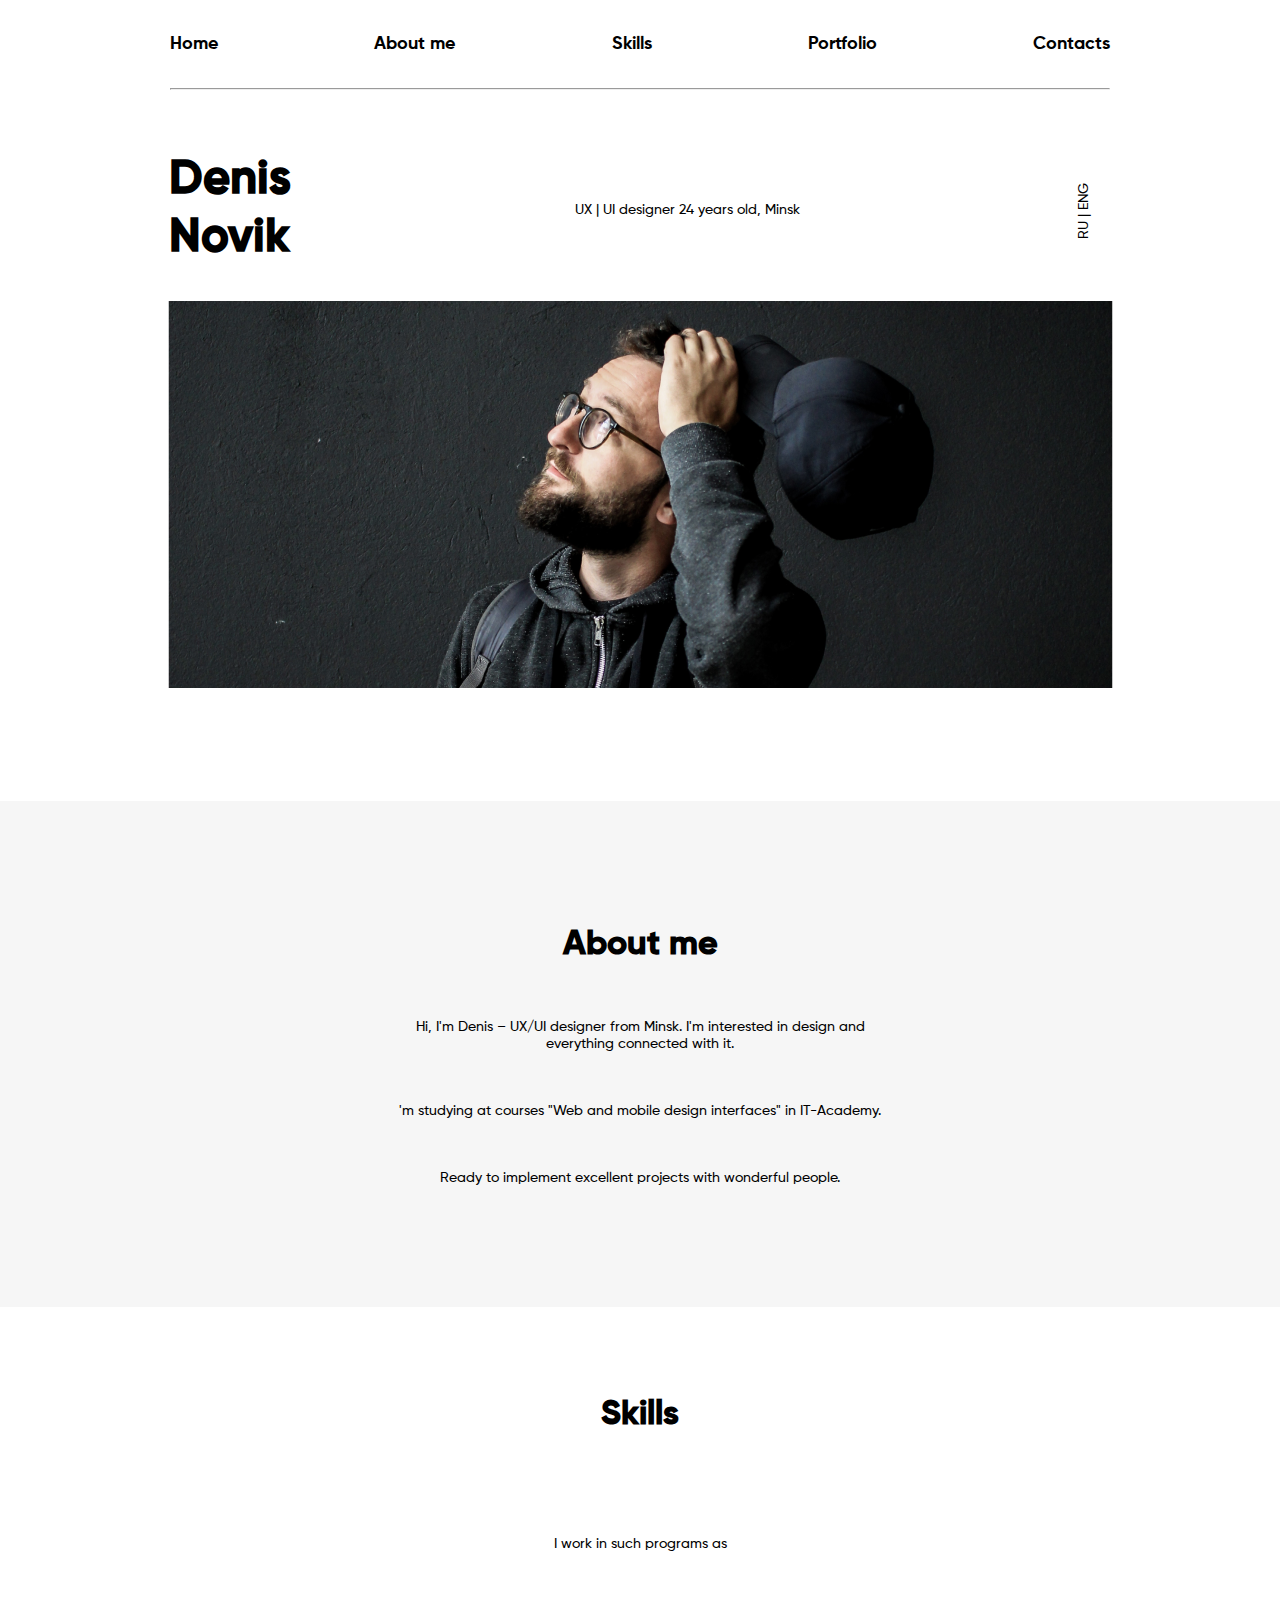
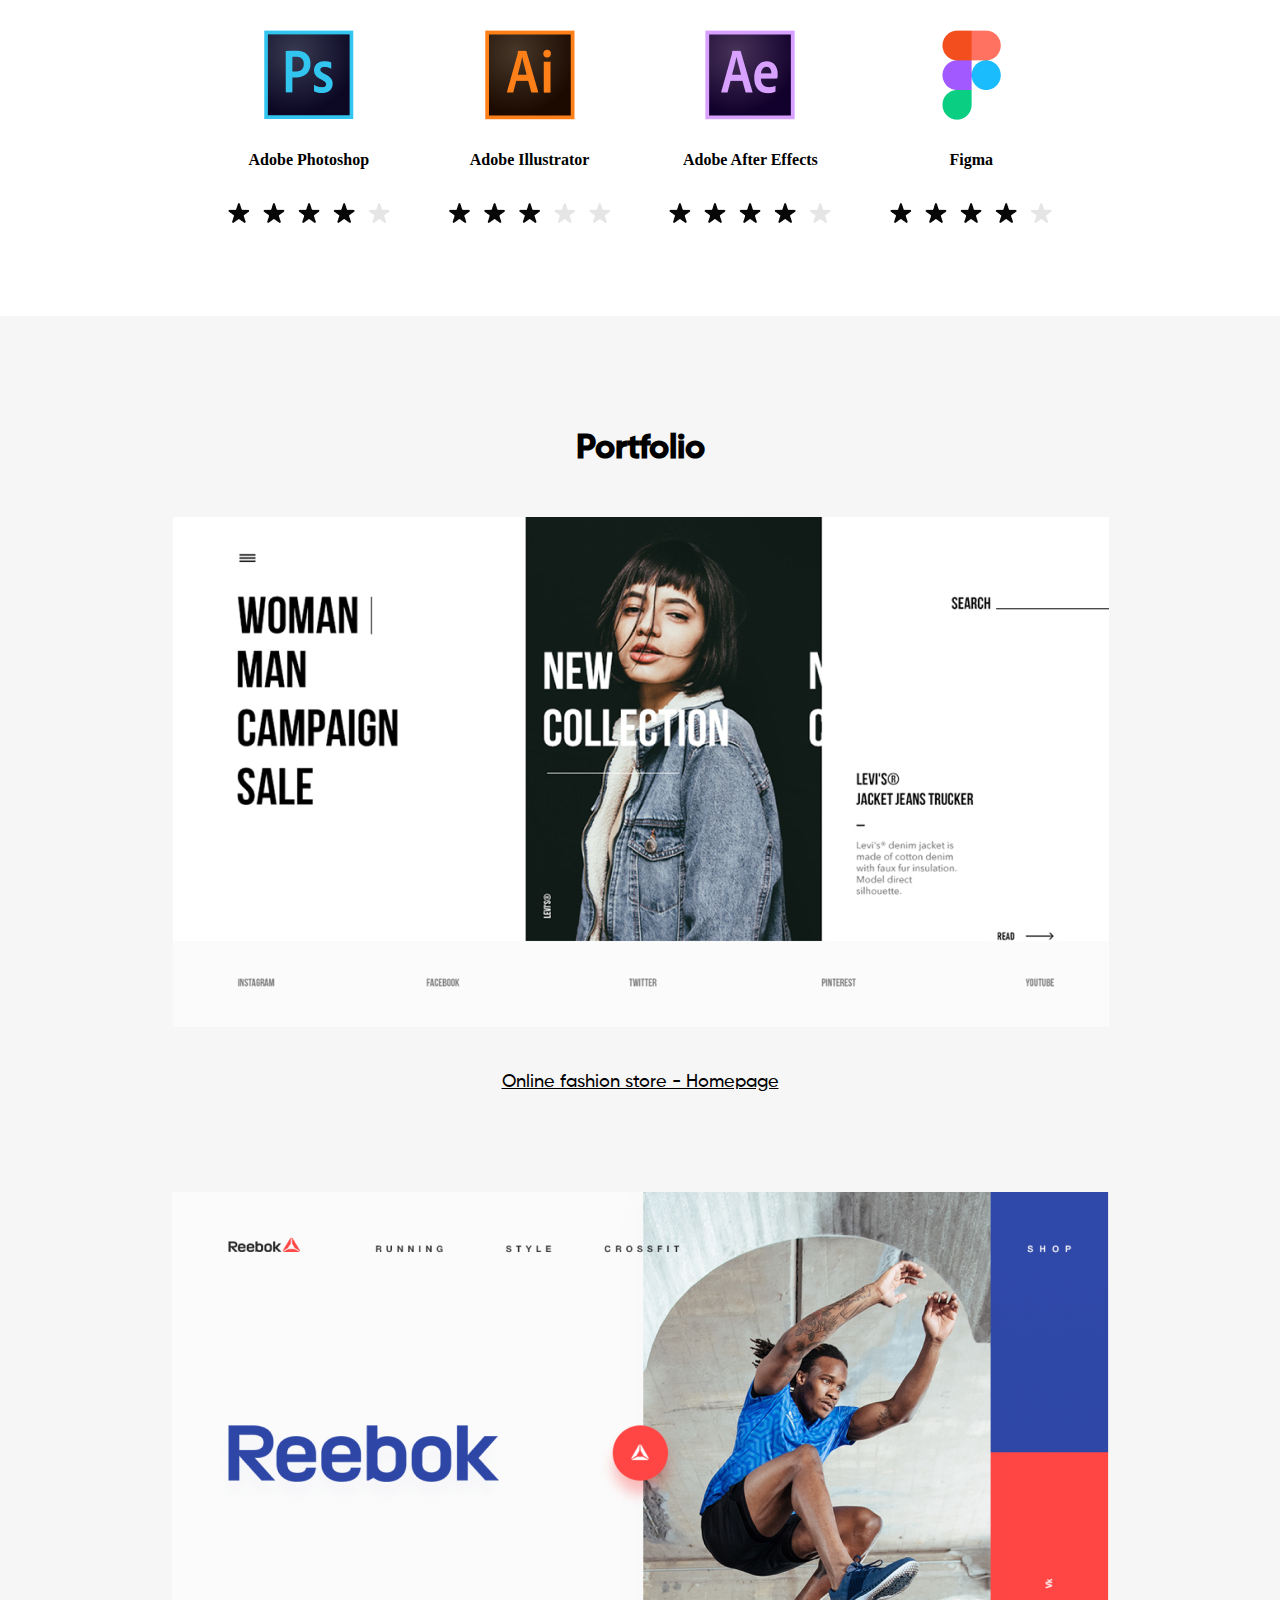
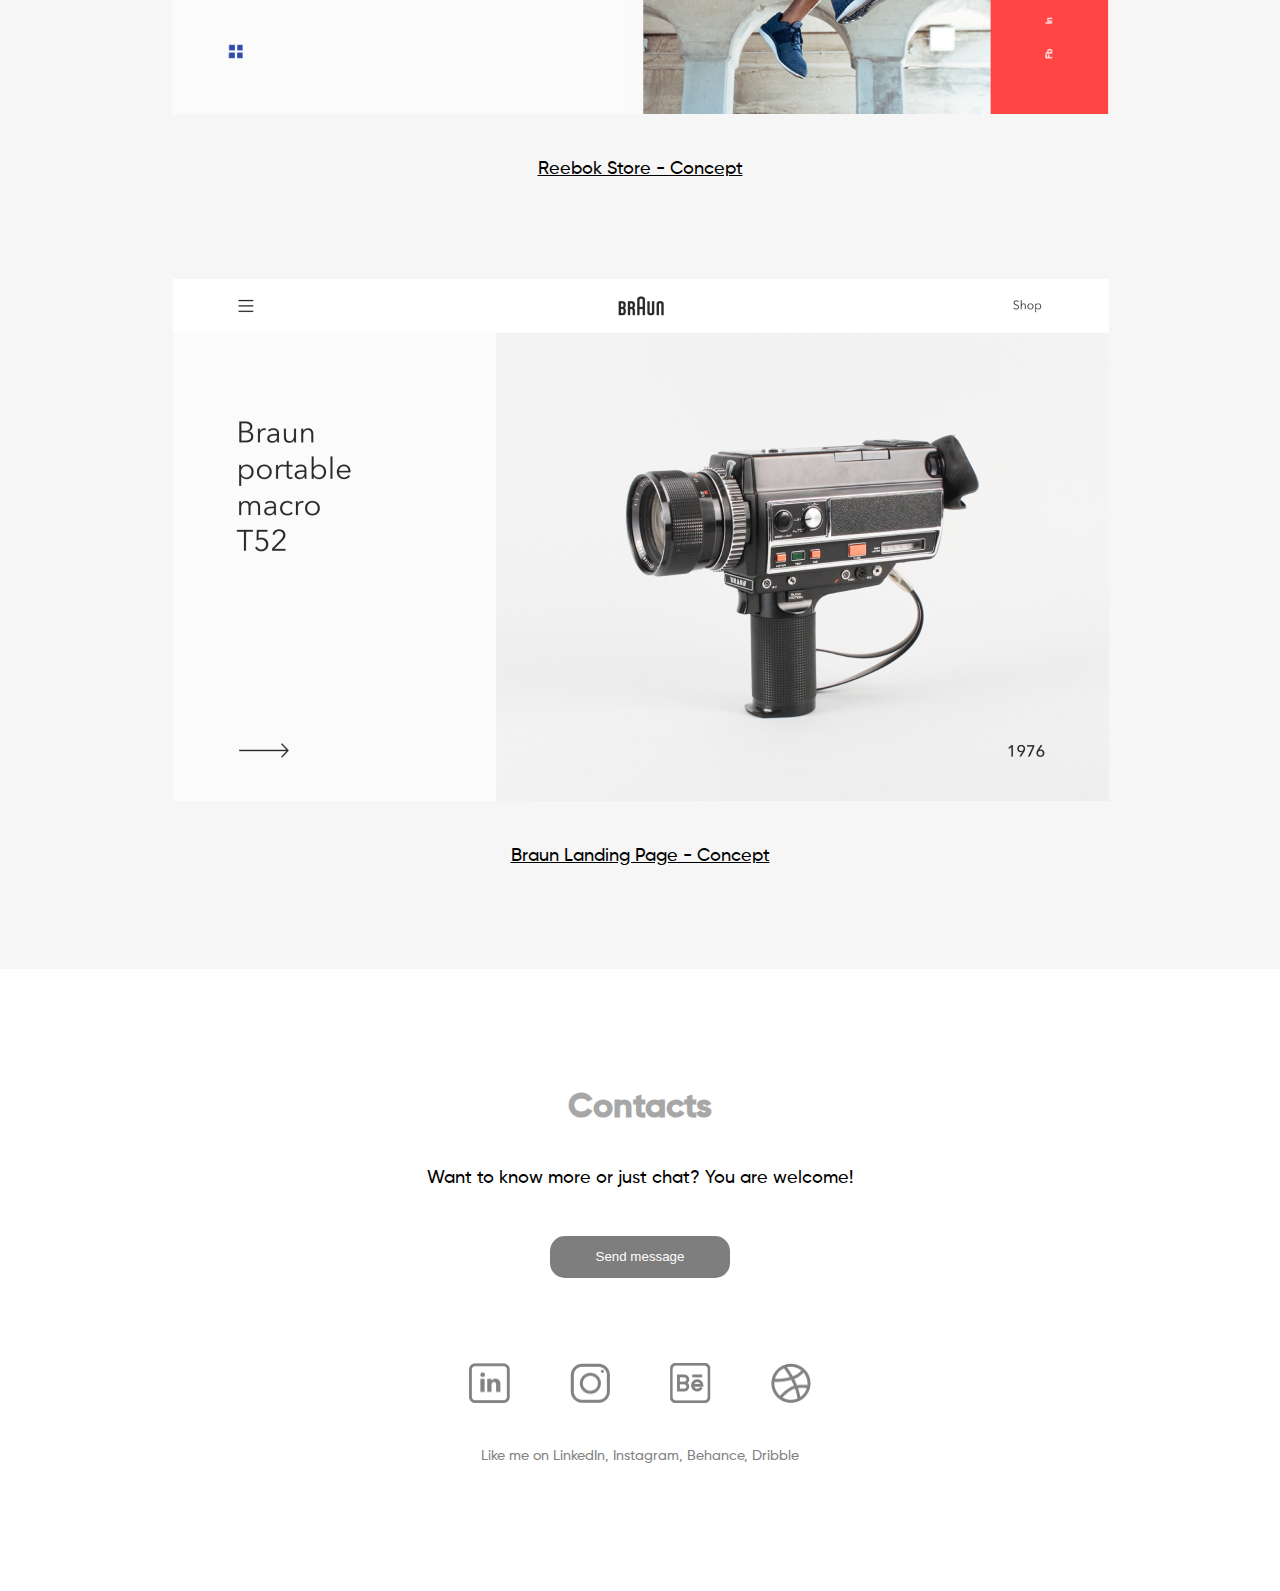
<file: index.html>
<!DOCTYPE html>
<html lang="en">
<head>
    <meta charset="UTF-8">
    <meta http-equiv="X-UA-Compatible" content="IE=edge">
    <meta name="viewport" content="width=device-width, initial-scale=1.0, shrink-to-fit=no">
    <link rel="preconnect" href="https://fonts.gstatic.com">
<link href="https://fonts.googleapis.com/css2?family=Dela+Gothic+One&display=swap" rel="stylesheet">
    <link rel="stylesheet" href="./css/style.css">
    <title>Denis Novik</title>
</head>
<body>
    <header class="header">
        <div class="container">
            <div class="nav">
                <ul class="menu">
                    <li>Home</li>
                    <li>About me</li>
                    <li>Skills</li>
                    <li>Portfolio</li>
                    <li>Contacts</li>
                </ul>
            
                <button class="menu-open">
					<img src="./assets/icons/menu2.svg" alt="Open menu">
				</button>
                <hr>
                
            </div>   
            <div class="banner">
                <div class="logo">
                    <h1>Denis Novik</h1>
                </div>
                <div class="banner__text">
                    <p>UX | UI designer 24 years old, Minsk</p>
                </div>
                <div class="banner__language">
                    <p>RU | ENG</p>
                </div>
            </div>
            <div class="image-width">
                <img src="./assets/img/banner.png" alt="banner-img">
            </div>
            <div class="image-height">
                <img src="./assets/img/Novik.png" alt="banner-alternate">
            </div>
        </div>
        
    </header>
    <div class="about">
        <div class="container">
            <h2>About me</h2>
            <div class="about__text">
                <p>Hi, I'm Denis – UX/UI designer from Minsk. I'm interested in design and everything connected with it.</p> <p>'m studying at courses "Web and mobile design interfaces" in IT-Academy. </p><p> Ready to implement excellent projects with wonderful people.</p>
            </div>
        </div>
        
        
    </div>
    <div class="skills">
        <div class="container">
            <div class="skills__content">
                <h2>Skills</h2>
                <p>I work in such programs as</p>
                <div class="content__skills">
                    <div class="skills__name">
                        <img id="photoshop" src="./assets/icons/Photoshop.png" alt="Photoshop">
                        <h4>Adobe Photoshop</h4>
                        <img src="./assets/icons/Star photoshop.png" alt="star-photoshop">
                    </div>
                    <div class="skills__name">
                        <img id="illustrator" src="./assets/icons/Illustrator.png" alt="Illustrator">
                        <h4>Adobe Illustrator</h4>
                        <img src="./assets/icons/Star illustrator.png" alt="star-illustrator">
                    </div>
                    <div  class="skills__name">
                        <img id="after effects" src="./assets/icons/After Effects.png" alt="After Effects">
                        <h4>Adobe After Effects</h4>
                        <img src="./assets/icons/Star after effects.png" alt="star-after effets">
                    </div>
                    <div class="skills__name">
                        <img id="figma" src="./assets/icons/Figma.png" alt="Figma">
                        <h4>Figma</h4>
                        <img src="./assets/icons/Star figma.png" alt="star-figma">
                    </div>
                </div>
            </div>
        </div>
       

    </div>
      <div class="portfolio">
          <div class="container">
            <div class="work">
                <h2>Portfolio</h2>
                <img src="./assets/img/fashion.png" alt="fashion">
                <p>Online fashion store - Homepage</p>
                <img src="./assets/img/reebok.png" alt="reebok">
                <p>Reebok Store - Concept</p>
                <img src="./assets/img/braun.png" alt="braun">
                <p>Braun Landing Page - Concept</p>
              </div>
          </div>
      </div>
      <div class="contacts">
          <div class="container">
              <div class="contacts__content">
                <h2>Contacts</h2>
                <p id="desc">Want to know more or just chat? You are welcome!</p>
                <button type="button">Send message</button>
                <div class="social">
                    <img src="./assets/icons/icon1.png" alt="icon1">
                    <img src="./assets/icons/icon2.png" alt="icon2">
                    <img src="./assets/icons/icon3.png" alt="icon3">
                    <img src="./assets/icons/icon4.png" alt="icon4">
                </div>
                <p id="social-desc">Like me on LinkedIn, Instagram, Behance, Dribble</p>
              </div>
           
          </div>
          
      </div>
    
    
    
</body>
</html>
</file>
<file: css/style.css>
body{
    /* width: 100%; */
    /* max-width: 943px; */
    margin: 0;
    padding: 0;
    /* overflow-x: hidden;    */
}
*{
    box-sizing: border-box;
}
@font-face {
    font-family: Gilroy-Bold;
    src: url('fonts/Gilroy-Bold.ttf');
}
@font-face {
    font-family: Gilroy-Medium;
    src: url('fonts/Gilroy-Medium.ttf');
}
@font-face {
    font-family: Gilroy-Regular;
    src: url('fonts/Gilroy-Regular.ttf');
}
@font-face {
    font-family: Gilroy-Light;
    src: url('fonts/Gilroy-Light.ttf');
}



h1 {
    font-size: 47px;
    font-family: GIlroy-Bold;
}
h2 {
    font-family: Gilroy-Bold;
    font-size: 34px;
}
p{
    font-family: Gilroy-Medium;
    font-size: 14px;
}

.header{
    width: 100%;
    height: 768px;
    
    margin: 0 auto;
}
.container{
    width: 1170px;
    margin: 0 auto; 
}

/* nav{
    display: flex;
    align-items: center;
    width: 100%;
    max-width: 943px;
    margin: 0 auto;
    justify-content: center;
} */
.nav{
    margin: 0 auto;
    width: 940px;
    height: 88px;
}

.nav #burger-menu{
    width: 66px;
    height: 38px;
    display: none;
    cursor: pointer;
    margin:  70px 20px 0 90%;

}
.menu {
    display: flex;
    justify-content: space-between;
    list-style: none;
    margin: 33px auto;
}
.menu li{
    left: 155px;
    font-family: Gilroy-Bold;
    /* font-weight: 700; */
    font-size: 18px;
}
 .menu li:first-child{
    margin-left: -40px;
}

.menu-open {
	background: none;
    border: none;
    margin-left: 20px;
    display: none
}
.banner{
    display: flex;
    width: 100%;
    max-width: 943px;
    justify-content: space-between;
    align-items: center;
    margin: 0 auto;
}

.logo{
    width: 150px;
    height: auto;
}
.image-width{
    display: flex;
    justify-content: center;
}
.image-height{

    display: none;
}
.banner__language{
    transform: rotate(
-90deg
);
}

.about{
    width: 100%;
    height: 506px;
    background-color: #f6f6f6;
    margin: 0 auto;
    justify-content: center;
    display: flex;
    flex-direction: column;
    text-align: center;
}
/* .about h2{
    font-size: 36px;
    
} */
.about__text{
    width: 485px;
    height: 218px;
    margin: 0 auto;
    justify-content: space-around;
    display: flex;
    flex-direction: column;
}
/* .about p{
    font-size: 18px;
    margin: 10px;
} */

.skills{
    width: 100%;
    height: 609px;
    margin: 0 auto;
}
.skills__content{
    width: 938px;
    height: 609px;
    text-align: center;
    margin: 0 auto;
    display: flex;
    flex-direction: column;
    justify-content: space-evenly;

}
.content__skills{
    width: 938px;
    height: 232px;
    display: flex;
    justify-content: space-evenly;
    /* flex-direction: column; */
}
.skills__name{
    width: 166px;
    height: 206px;
    display: flex;
    flex-wrap: wrap;
    align-items: center;
    justify-content: center;
    
}
.skills__name #figma{
    margin: 0 32px;;
}

.portfolio{
    width: 100%;
    height: 2253px;
    background-color: #f6f6f6;
    margin: 0 auto;
}

.portfolio .work{
    display: flex;
    flex-direction: column;
    align-items: center;
}
.portfolio .work img{
    display: flex;
    flex-direction: column;
    align-items: center;
}
.portfolio .work h2{
    margin: 112px 0 47px;
   
}
.portfolio .work p{
    margin: 44px 0 99px;
    text-decoration-line: underline;
    font-size: 18px;
    /* font-family: Gilroy-Medium; */
}

.contacts{
    width: 100%;
    height: 622px;
    margin: 0 auto;
    display: flex;
    justify-content: center;
    flex-direction: column;
    align-items: center;
}
.contacts .contacts__content{
    display: flex;
    flex-direction: column;
    justify-content: center;
    align-items: center;
}

.contacts button{
    width: 180px;
    height: 42px;
    color: #fff;
    background-color: black;
    border-radius: 15px;
    margin: 29px auto 85px;
    border: 2px solid black;
    opacity: 0.5;
}
.contacts button:hover{
opacity: 1;
background-color: cornflowerblue;
border: 2px solid cornflowerblue;
}
.contacts h2{
    margin: 114px auto 20px;
    opacity: 0.34;
}
.contacts #desc{
    font-size: 18px;
    /* font-family: Gilroy-Medium; */
}
.contacts .social {
    width: 342px;
    height: 40px;
    display: flex;
    justify-content: space-between;
}
.contacts .social img{
    opacity: 0.5;
}
.contacts .social img:hover{
    opacity: 1;
}
.contacts #social-desc{
margin: 45px auto 123px;
/* font-size: 14px;
font-family: Gilroy-Medium; */
color: #828282;
}

@media screen and (max-width: 1200px) {
	.container {
		width: 960px;
	}
}

/* @media screen and (max-width: 1199px) {
	.container {
		width: 960px;
	}
} */

@media screen and (max-width: 991px) {
	.container {
		width: 767px;
	}
    .header .nav{
        width: 100%;
    }
    .skills .skills__content{
        width: 100%;
    }
    .skills__content .content__skills{
        width: 100%;
    }
}

@media screen and (max-width: 767px) {
	.container {
        width: 100%;
	}

    .nav {
        width: 100%;
        display: none;
    }
    .nav .menu-open{
        display: block;
    }
    .banner {
        width: 60%;
        display: flex;
        flex-direction: column;
    }
    .banner .banner__language{
        transform: rotate( 
            0deg
             );
             align-items: baseline;
    }
    .header .image-width{
        display: none;
    }
    .header .image-height{
        display: flex;
        justify-content: center;
    }
    .skills{
height: 1500px;
    }
    .skills .skills__content {
display: flex;
    }
    .skills .skills__content .content__skills{
        display: flex;
        flex-direction: column;
        justify-content: end;
        align-items: center;
    }
    .skills .skills__content .content__skills .skills__name{
        margin: 50px auto;
    }
    .portfolio .work img{
        width: 100%;
    }
}

@media screen and (max-width: 575px) {
	.container {
		width: 100%;
		padding: 0 15px;
	}
    .header .image-height img{
        width: 100%;
    }
    h2{
        font-size: 30px;
    }
    p{
        text-align: center;
    }
    .banner{
        align-items: baseline;
        margin: 0;
        width: auto;
    }
    .banner .logo{
        margin: 25px 0 0;
    }
    .banner .logo h1{
        font-size: 40px;
    }
    .banner .about__text{
        width: 122px;
    }
    .banner .banner__language{
        display: none;
    }

   
    .about .about__text{
        width: 100%;
    }
    .portfolio{
        height: 1300px;
    }
   .contacts .contacts__content .social{
       width: 100%;
   }
   .contacts .contacts__content button{
    width: 160px;
}
}

/* @media screen and (max-width:960px){
    .nav #burger-menu{
        display: block !important; 
    }
    hr{
        display: none;
    }
    .nav ul{
        display: none;
    }

    .container{
        
    }
header{

}
header .image-width{

}
header .image-width img{

}
    .banner{
        width: 1440px;
        margin: 50px auto;
}
    .banner .logo{
        margin: 0 10px;
    }
} 



@media screen and (max-width: 600px){

    .banner{
        width: 1440px;
        margin: 50px auto;
}
    .banner .logo{
        margin: 0 10px;
    }
   
    .skills .skills__content .content__skills{
        display: flex;
        flex-direction: column;
        align-items: center;
        justify-content: end;
    }
    .skills{
        height: 1500px;
    }
    
    .skills .skills__content .content__skills .skills__name{
        margin: 50px auto;
    }
    .banner .image-height{
        display: block;
    }
    .banner .image-width{
        
        display: none;
    }
   
}
 */
</file>
